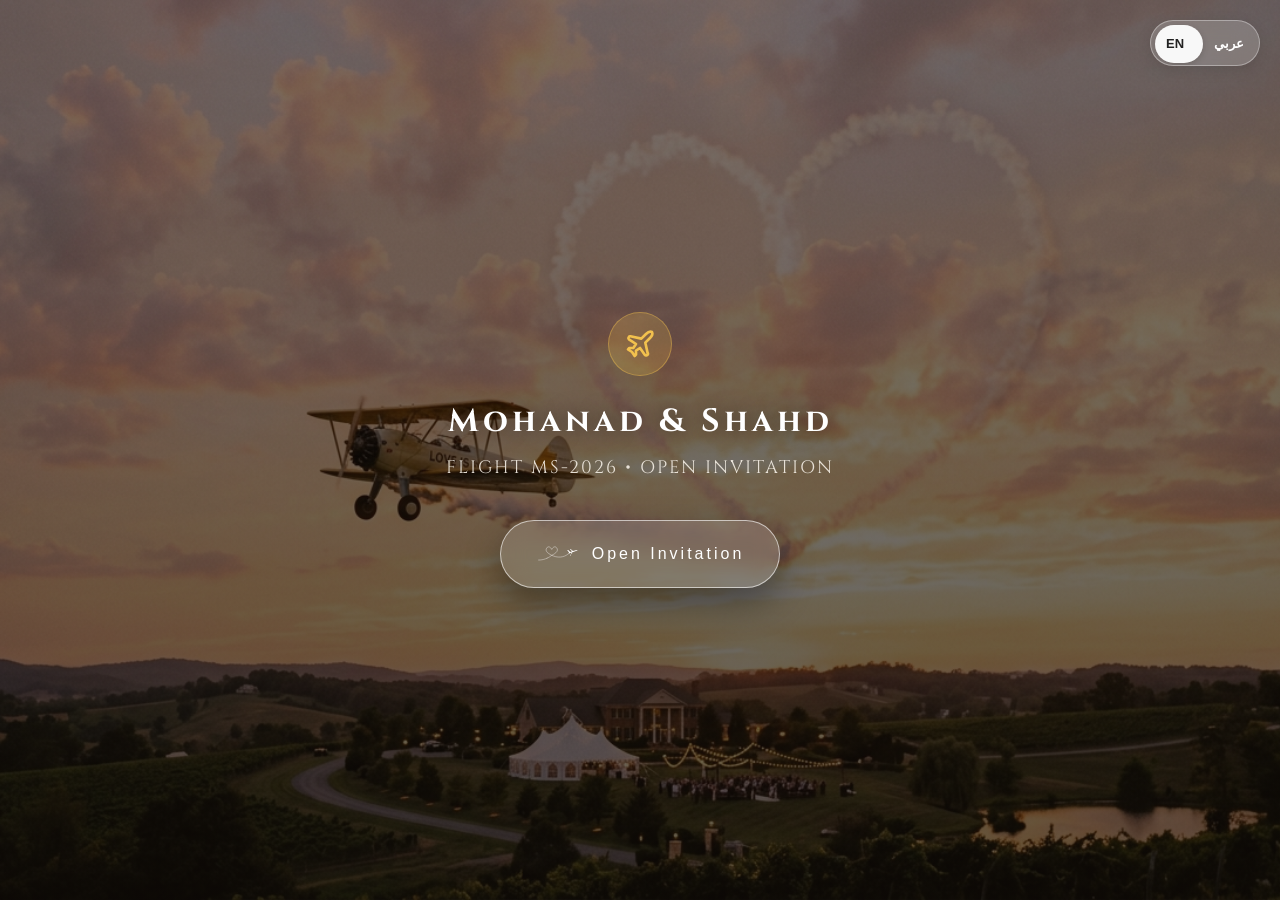
<file: index.html>
<!DOCTYPE html>
<html lang="en">
<head>
  <meta charset="UTF-8" />
  <meta name="viewport" content="width=device-width, initial-scale=1.0"/>
  <title>Mohanad & Shahd Wedding Invitation</title>

  <!-- Google Fonts -->
  <link rel="preconnect" href="https://fonts.googleapis.com">
  <link rel="preconnect" href="https://fonts.gstatic.com" crossorigin>
  <link href="https://fonts.googleapis.com/css2?family=Allura&family=Cinzel:wght@400;500;600;700;800&family=Great+Vibes&family=Gulzar&family=Plus+Jakarta+Sans:wght@400;600;700&display=swap" rel="stylesheet">

  <link rel="stylesheet" href="styles.css" />
</head>
<body class="bg-landing">

  <!-- Language Switcher -->
  <button class="lang-toggle" onclick="changeLanguage('index_ar.html')" aria-label="Switch to Arabic">
    <div class="toggle-slider"></div>
    <span class="lang EN active">EN</span>
    <span class="lang AR">عربي</span>
  </button>

  <div class="floating-icons">
    <span>❀</span>
    <span>❤</span>
    <span>✈</span>
    <span>❤</span>
    <span>❀</span>
  </div>

  <!-- Landing Main Content Container -->
  <div class="landing-container">
    <div class="landing-badge">
      <svg width="32" height="32" viewBox="0 0 24 24" fill="none" stroke="currentColor" stroke-width="2" stroke-linecap="round" stroke-linejoin="round">
        <path d="M17.8 19.2 16 11l3.5-3.5C21 6 21.5 4 21 3c-1-.5-3 0-4.5 1.5L13 8 4.8 6.2c-.5-.1-.9.1-1.1.5l-.3.5c-.2.5-.1 1 .3 1.3L9 12l-2 3H4l-1 1 3 2 2 3 1-1v-3l3-2 3.7 5.2c.3.4.8.5 1.3.3l.5-.3c.4-.2.6-.6.5-1.1z"/>
      </svg>
    </div>

    <h1 class="landing-title">Mohanad & Shahd</h1>
    <p class="landing-sub">FLIGHT MS-2026 • OPEN INVITATION</p>

    <!-- Open Invitation Button -->
    <button class="open-btn" id="openBtn" data-target="main.html">
 <svg xmlns="http://www.w3.org/2000/svg" viewBox="0 0 800 450" width="100%" height="100%">
  <g fill="none" stroke="#FFFFFF" stroke-width="7.5" stroke-linecap="round" stroke-linejoin="round">
    <!-- Dashed start of the flight path -->
    <path d="M 50,340 C 105,340 160,328 210,305" stroke-dasharray="20 16" />
    
    <!-- Continuous heart loop and flight path trailing to the airplane -->
    <path d="M 210,305 
             C 245,290 275,270 300,250 
             C 210,205 170,160 205,110 
             C 232,70 275,88 300,138 
             C 325,88 368,70 395,110 
             C 430,160 390,205 300,250 
             C 385,290 485,300 575,250 
             C 605,232 625,215 638,205" />
  </g>

  <!-- Airplane Silhouette (Scaled Larger & Color White) -->
  <g transform="translate(638, 205) rotate(-18) scale(1.35)" fill="#FFFFFF">
    <path d="M 120,-2 
             C 115,-8 95,-10 70,-10 
             L 55,-10 
             L 32,-48 
             L 22,-47 
             L 42,-10 
             L 15,-10 
             L -5,-45 
             L -20,-45 
             L -3,-8 
             L -12,-2 
             L -12,1 
             L -6,12 
             L -15,11 
             L -3,2 
             L 30,2 
             L 5,42 
             L -4,40 
             L 18,18 
             L 16,22 
             L 32,22 
             L 34,15 
             L 26,15 
             L 42,2 
             L 95,2 
             C 115,2 120,-2 120,-2 Z" />
  </g>
</svg>
      <span>Open Invitation</span>
    </button>
  </div>

  
  <svg id="planeBanner" style="display:none" viewBox="0 0 920 220" xmlns="http://www.w3.org/2000/svg">
    <!-- AIRPLANE (FACING LEFT: Nose ~x=30, Tail ~x=235) -->
    <g class="plane-group">
      <!-- Tail Fin (Back Right of Plane) -->
      <path d="M220,95 L255,30 L230,30 L185,95 Z" fill="#C9A15A" stroke="#7A5C45" stroke-width="2.5" />
      <path d="M210,50 C210,44 204,40 198,45 C192,40 186,44 186,50 C186,58 198,65 198,65 C198,65 210,58 210,50 Z" fill="#FFF" opacity="0.95" />

      <!-- Main Fuselage Body -->
      <path d="M30,95 C100,50 200,40 240,95 C240,128 200,145 120,148 C60,150 30,128 30,95 Z" fill="#F2C14E" stroke="#8B6B52" stroke-width="4" />

      <!-- Swept Wings -->
      <path d="M120,95 L180,155 L150,155 L95,95 Z" fill="#D4AF37" stroke="#8B6B52" stroke-width="2.5" />

      <!-- Jet Engine / Wheel Bay -->
      <rect x="100" y="132" width="45" height="20" rx="10" fill="#2E2218" stroke="#D4AF37" stroke-width="2" />
      <ellipse cx="112" cy="142" rx="5" ry="9" fill="#A2E3ED" />

      <!-- Passenger Windows -->
      <g fill="#FFF" opacity="0.95">
        <circle cx="70" stroke="#7A5C45" stroke-width="1" cy="85" r="4.5" />
        <circle cx="90" stroke="#7A5C45" stroke-width="1" cy="85" r="4.5" />
        <circle cx="110" stroke="#7A5C45" stroke-width="1" cy="85" r="4.5" />
        <circle cx="130" stroke="#7A5C45" stroke-width="1" cy="85" r="4.5" />
        <circle cx="150" stroke="#7A5C45" stroke-width="1" cy="85" r="4.5" />
        <circle cx="170" stroke="#7A5C45" stroke-width="1" cy="85" r="4.5" />
        <circle cx="190" stroke="#7A5C45" stroke-width="1" cy="85" r="4.5" />
      </g>

      <!-- Cockpit Window (Nose Left) -->
      <path d="M60,72 C42,72 32,82 32,95 L60,95 Z" fill="#A2E3ED" stroke="#3A2C1A" stroke-width="3" />

      <!-- Spinning Propeller Nose Blade -->
      <g class="propeller" transform="translate(25, 95)">
        <ellipse cx="0" cy="0" rx="3" ry="24" fill="#5E422C" opacity="0.85" />
        <circle cx="0" cy="0" r="5" fill="#D4AF37" />
      </g>
    </g>

    <!-- TOW LINES (Connecting Plane Tail to Banner) -->
    <line x1="240" y1="95" x2="310" y2="45" stroke="#F2C14E" stroke-width="3.5" stroke-dasharray="5 3"/>
    <line x1="240" y1="95" x2="310" y2="165" stroke="#F2C14E" stroke-width="3.5" stroke-dasharray="5 3"/>
    <line x1="240" y1="95" x2="310" y2="105" stroke="#FFF" stroke-width="2.5"/>

    <!-- ENLARGED BANNER (Trailing on the Right: x=310 to x=900) -->
    <g class="banner-group">
      <!-- Outer Banner Outline -->
      <path d="M310,35 L870,35 L910,68 L870,105 L910,142 L870,175 L310,175 Z" fill="#FFFDF9" stroke="#7A5C45" stroke-width="5"/>
      <!-- Inner Gold Trim Border -->
      <path d="M322,45 L858,45 L890,68 L858,105 L890,142 L858,165 L322,165 Z" fill="none" stroke="#D4AF37" stroke-width="2.5"/>
      
      <!-- Banner Content Text -->
      <text x="590" y="92" text-anchor="middle" font-family="'Cinzel', Georgia, serif" font-weight="800" font-size="28" fill="#5E422C" letter-spacing="2">LOVE IS IN THE AIR!</text>
      <text x="590" y="134" text-anchor="middle" font-family="'Cinzel', Georgia, serif" font-weight="700" font-size="18" fill="#A67C52" letter-spacing="3">FLIGHT MS-2026 • MOHANAD & SHAHD</text>
    </g>
  </svg>

  <!-- Hidden Cloud Puff Template -->
  <svg id="cloudTemplate" style="display:none" viewBox="0 0 120 60" xmlns="http://www.w3.org/2000/svg">
    <ellipse cx="30" cy="35" rx="26" ry="18" fill="#fff" opacity="0.9"/>
    <ellipse cx="60" cy="24" rx="30" ry="22" fill="#fff" opacity="0.9"/>
    <ellipse cx="90" cy="36" rx="24" ry="16" fill="#fff" opacity="0.9"/>
  </svg>

  <script src="script.js"></script>
</body>
</html>
</file>
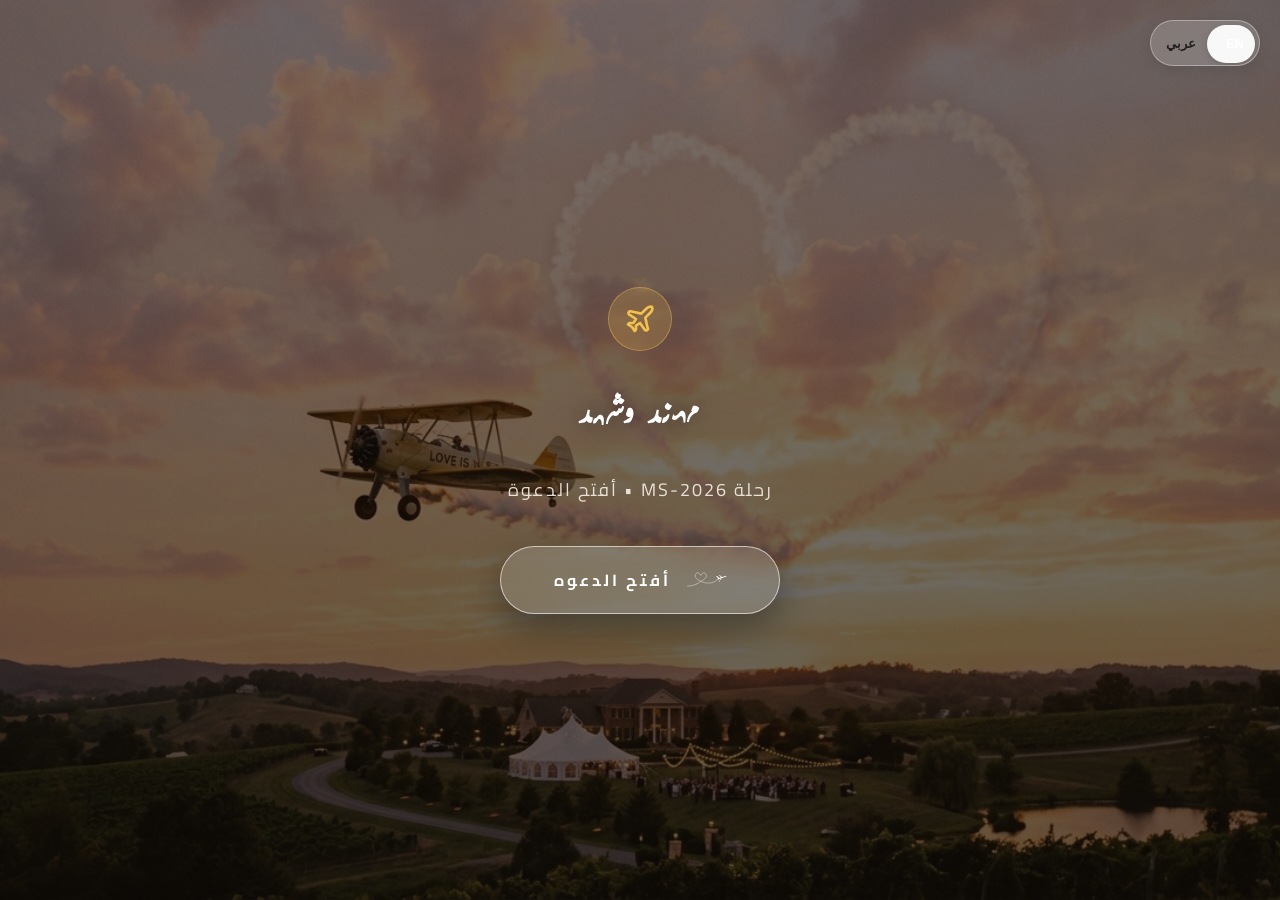
<file: index_ar.html>
<!DOCTYPE html>
<html lang="ar" dir="rtl">

<head>
  <meta charset="UTF-8" />
  <meta name="viewport" content="width=device-width, initial-scale=1.0" />
  <title>دعوة زفاف مهند وشهد</title>

  <!-- Google Fonts -->
  <link rel="preconnect" href="https://fonts.googleapis.com">
  <link rel="preconnect" href="https://fonts.gstatic.com" crossorigin>
  <link href="https://fonts.googleapis.com/css2?family=Cairo:wght@400;600;700&family=Gulzar&display=swap"
    rel="stylesheet">

  <link rel="stylesheet" href="styles.css" />
</head>

<body class="bg-landing rtl">

  <!-- Language Switcher -->
  <button class="lang-toggle" onclick="changeLanguage('index.html')" aria-label="Switch to English">
    <div class="toggle-slider ar-pos"></div>
    <span class="lang EN">EN</span>
    <span class="lang AR active">عربي</span>
  </button>

  <!-- Background Music Player Button -->
  <!-- <button class="music-toggle" id="musicBtn" data-off-text="تشغيل الموسيقى" data-on-text="الموسيقى تعمل">
    <div class="equalizer">
      <span></span><span></span><span></span>
    </div>
    <span class="music-status">تشغيل الموسيقى</span>
  </button> -->

  <!-- Floating Icons Background -->
  <div class="floating-icons">
    <span>❀</span>
    <span>❤</span>
    <span>✈</span>
    <span>❤</span>
    <span>❀</span>
  </div>

  <!-- Landing Main Content Container -->
  <div class="landing-container">
    <div class="landing-badge">
      <svg width="32" height="32" viewBox="0 0 24 24" fill="none" stroke="currentColor" stroke-width="2"
        stroke-linecap="round" stroke-linejoin="round">
        <path
          d="M17.8 19.2 16 11l3.5-3.5C21 6 21.5 4 21 3c-1-.5-3 0-4.5 1.5L13 8 4.8 6.2c-.5-.1-.9.1-1.1.5l-.3.5c-.2.5-.1 1 .3 1.3L9 12l-2 3H4l-1 1 3 2 2 3 1-1v-3l3-2 3.7 5.2c.3.4.8.5 1.3.3l.5-.3c.4-.2.6-.6.5-1.1z" />
      </svg>
    </div>

    <h1 class="landing-title" style="font-family:'Gulzar', serif;">مهند وشهد</h1>
    <p class="landing-sub" style="font-family:'Cairo', sans-serif;">رحلة MS-2026 • أفتح الدعوة</p>

    <!-- Open Invitation Button -->
    <button class="open-btn" id="openBtn" data-target="main_ar.html"
      style="font-family:'Cairo', sans-serif; font-weight:700;">
      <svg xmlns="http://www.w3.org/2000/svg" viewBox="0 0 800 450" width="100%" height="100%">
        <g fill="none" stroke="#FFFFFF" stroke-width="7.5" stroke-linecap="round" stroke-linejoin="round">
          <!-- Dashed start of the flight path -->
          <path d="M 50,340 C 105,340 160,328 210,305" stroke-dasharray="20 16" />

          <!-- Continuous heart loop and flight path trailing to the airplane -->
          <path d="M 210,305 
             C 245,290 275,270 300,250 
             C 210,205 170,160 205,110 
             C 232,70 275,88 300,138 
             C 325,88 368,70 395,110 
             C 430,160 390,205 300,250 
             C 385,290 485,300 575,250 
             C 605,232 625,215 638,205" />
        </g>

        <!-- Airplane Silhouette (Scaled Larger & Color White) -->
        <g transform="translate(638, 205) rotate(-18) scale(1.35)" fill="#FFFFFF">
          <path d="M 120,-2 
             C 115,-8 95,-10 70,-10 
             L 55,-10 
             L 32,-48 
             L 22,-47 
             L 42,-10 
             L 15,-10 
             L -5,-45 
             L -20,-45 
             L -3,-8 
             L -12,-2 
             L -12,1 
             L -6,12 
             L -15,11 
             L -3,2 
             L 30,2 
             L 5,42 
             L -4,40 
             L 18,18 
             L 16,22 
             L 32,22 
             L 34,15 
             L 26,15 
             L 42,2 
             L 95,2 
             C 115,2 120,-2 120,-2 Z" />
        </g>
      </svg>
      <span>أفتح الدعوه</span>
    </button>
  </div>

  <!-- Hidden Airplane + Towed Banner Template -->
  <svg id="planeBanner" style="display:none" viewBox="0 0 920 220" xmlns="http://www.w3.org/2000/svg">
    <!-- AIRPLANE (FACING LEFT: Nose ~x=30, Tail ~x=235) -->
    <g class="plane-group">
      <!-- Tail Fin (Back Right of Plane) -->
      <path d="M220,95 L255,30 L230,30 L185,95 Z" fill="#C9A15A" stroke="#7A5C45" stroke-width="2.5" />
      <path d="M210,50 C210,44 204,40 198,45 C192,40 186,44 186,50 C186,58 198,65 198,65 C198,65 210,58 210,50 Z"
        fill="#FFF" opacity="0.95" />

      <!-- Main Fuselage Body -->
      <path d="M30,95 C100,50 200,40 240,95 C240,128 200,145 120,148 C60,150 30,128 30,95 Z" fill="#F2C14E"
        stroke="#8B6B52" stroke-width="4" />

      <!-- Swept Wings -->
      <path d="M120,95 L180,155 L150,155 L95,95 Z" fill="#D4AF37" stroke="#8B6B52" stroke-width="2.5" />

      <!-- Jet Engine / Wheel Bay -->
      <rect x="100" y="132" width="45" height="20" rx="10" fill="#2E2218" stroke="#D4AF37" stroke-width="2" />
      <ellipse cx="112" cy="142" rx="5" ry="9" fill="#A2E3ED" />

      <!-- Passenger Windows -->
      <g fill="#FFF" opacity="0.95">
        <circle cx="70" stroke="#7A5C45" stroke-width="1" cy="85" r="4.5" />
        <circle cx="90" stroke="#7A5C45" stroke-width="1" cy="85" r="4.5" />
        <circle cx="110" stroke="#7A5C45" stroke-width="1" cy="85" r="4.5" />
        <circle cx="130" stroke="#7A5C45" stroke-width="1" cy="85" r="4.5" />
        <circle cx="150" stroke="#7A5C45" stroke-width="1" cy="85" r="4.5" />
        <circle cx="170" stroke="#7A5C45" stroke-width="1" cy="85" r="4.5" />
        <circle cx="190" stroke="#7A5C45" stroke-width="1" cy="85" r="4.5" />
      </g>

      <!-- Cockpit Window (Nose Left) -->
      <path d="M60,72 C42,72 32,82 32,95 L60,95 Z" fill="#A2E3ED" stroke="#3A2C1A" stroke-width="3" />

      <!-- Spinning Propeller Nose Blade -->
      <g class="propeller" transform="translate(25, 95)">
        <ellipse cx="0" cy="0" rx="3" ry="24" fill="#5E422C" opacity="0.85" />
        <circle cx="0" cy="0" r="5" fill="#D4AF37" />
      </g>
    </g>

    <!-- TOW LINES (Connecting Plane Tail to Banner) -->
    <line x1="240" y1="95" x2="310" y2="45" stroke="#F2C14E" stroke-width="3.5" stroke-dasharray="5 3" />
    <line x1="240" y1="95" x2="310" y2="165" stroke="#F2C14E" stroke-width="3.5" stroke-dasharray="5 3" />
    <line x1="240" y1="95" x2="310" y2="105" stroke="#FFF" stroke-width="2.5" />

    <!-- ENLARGED BANNER (Trailing on the Right: x=310 to x=900) -->
    <g class="banner-group">
      <!-- Outer Banner Outline -->
      <path d="M310,35 L870,35 L910,68 L870,105 L910,142 L870,175 L310,175 Z" fill="#FFFDF9" stroke="#7A5C45"
        stroke-width="5" />
      <!-- Inner Gold Trim Border -->
      <path d="M322,45 L858,45 L890,68 L858,105 L890,142 L858,165 L322,165 Z" fill="none" stroke="#D4AF37"
        stroke-width="2.5" />

      <!-- Banner Content Text -->
      <text x="590" y="92" text-anchor="middle" font-family="'Cinzel', Georgia, serif" font-weight="800" font-size="28"
        fill="#5E422C" letter-spacing="2">حب وإقلاع لرحلة العمر!</text>
      <text x="590" y="134" text-anchor="middle" font-family="'Cinzel', Georgia, serif" font-weight="700" font-size="18"
        fill="#A67C52" letter-spacing="3">رحلة MS-2026 • مهند وشهد</text>
    </g>
  </svg>

  <!-- Hidden Cloud Puff Template -->
  <svg id="cloudTemplate" style="display:none" viewBox="0 0 120 60" xmlns="http://www.w3.org/2000/svg">
    <ellipse cx="30" cy="35" rx="26" ry="18" fill="#fff" opacity="0.9" />
    <ellipse cx="60" cy="24" rx="30" ry="22" fill="#fff" opacity="0.9" />
    <ellipse cx="90" cy="36" rx="24" ry="16" fill="#fff" opacity="0.9" />
  </svg>

  <script src="script.js"></script>
</body>

</html>
</file>
<file: styles.css>
/* ==========================================================================
   Mohanad & Shahd Wedding Invitation - Custom CSS
   ========================================================================== */

@import url('https://fonts.googleapis.com/css2?family=Allura&family=Cairo:wght@400;600;700&family=Cinzel:wght@400;500;600;700&family=Great+Vibes&family=Gulzar&family=Plus+Jakarta+Sans:wght@300;400;500;600;700&display=swap');

* {
  margin: 0;
  padding: 0;
  box-sizing: border-box;
  scroll-behavior: smooth;
}

body {
  background-color: #F8F4EE;
  color: #7A5C45;
  font-family: 'Cinzel', serif;
  overflow-x: hidden;
  position: relative;
  min-height: 100vh;
}

/* RTL Override when in Arabic */
body.rtl, [dir="rtl"] body {
  font-family: 'Cairo', sans-serif;
  direction: rtl;
  text-align: right;
}

/* ================= BACKGROUNDS & FLOATING ICONS ================= */

.bg-landing {
  height: 100vh;
  overflow: hidden;
  display: flex;
  justify-content: center;
  align-items: center;
  background:
    linear-gradient(rgba(18, 12, 8, 0.55), rgba(18, 12, 8, 0.65)),
    url("public/assets/background.jpg");
  background-size: cover;
  background-position: center;
  position: relative;
}

.floating-icons {
  position: absolute;
  top: 0;
  left: 0;
  width: 100%;
  height: 100%;
  overflow: hidden;
  pointer-events: none;
  z-index: 1;
}

.floating-icons span {
  position: absolute;
  bottom: -60px;
  color: rgba(255, 255, 255, 0.25);
  font-size: 26px;
  animation: float 15s linear infinite;
}

.floating-icons span:nth-child(1) { left: 10%; animation-duration: 12s; }
.floating-icons span:nth-child(2) { left: 28%; animation-duration: 18s; animation-delay: 2s; }
.floating-icons span:nth-child(3) { left: 48%; animation-duration: 14s; animation-delay: 4s; }
.floating-icons span:nth-child(4) { left: 70%; animation-duration: 20s; animation-delay: 1s; }
.floating-icons span:nth-child(5) { left: 88%; animation-duration: 16s; animation-delay: 3s; }

/* ================= LANGUAGE SWITCHER ================= */

.lang-toggle {
  position: fixed;
  top: 20px;
  right: 20px;
  z-index: 9999;
  width: 110px;
  height: 46px;
  border: 1px solid rgba(255, 255, 255, 0.35);
  border-radius: 50px;
  background: rgba(255, 255, 255, 0.18);
  backdrop-filter: blur(12px);
  -webkit-backdrop-filter: blur(12px);
  display: flex;
  align-items: center;
  justify-content: space-between;
  padding: 0 15px;
  cursor: pointer;
  overflow: hidden;
  transition: all 0.35s ease;
  box-shadow: 0 4px 15px rgba(0, 0, 0, 0.1);
}

.lang-toggle:hover {
  box-shadow: 0 8px 25px rgba(0, 0, 0, 0.2);
  background: rgba(255, 255, 255, 0.28);
}

.toggle-slider {
  position: absolute;
  left: 4px;
  top: 4px;
  width: 48px;
  height: 38px;
  border-radius: 40px;
  background: rgba(255, 255, 255, 0.95);
  transition: transform 0.35s cubic-bezier(0.4, 0, 0.2, 1);
  box-shadow: 0 2px 6px rgba(0, 0, 0, 0.15);
}

.toggle-slider.ar-pos {
  transform: translateX(52px);
}

.lang {
  position: relative;
  z-index: 2;
  font-size: 13px;
  font-weight: 700;
  color: white;
  user-select: none;
}

.lang.active {
  color: #222;
}

/* ================= MUSIC TOGGLE ================= */

.music-toggle {
  position: fixed;
  bottom: 20px;
  right: 20px;
  z-index: 9999;
  display: flex;
  align-items: center;
  gap: 10px;
  padding: 10px 18px;
  border-radius: 50px;
  background: rgba(122, 92, 69, 0.92);
  color: #FFF;
  border: 1px solid rgba(255, 240, 220, 0.3);
  backdrop-filter: blur(10px);
  cursor: pointer;
  box-shadow: 0 10px 30px rgba(0, 0, 0, 0.25);
  transition: all 0.3s ease;
  font-size: 13px;
  font-weight: 600;
}

.music-toggle:hover {
  transform: scale(1.05);
  background: #5E422C;
}

.equalizer {
  display: flex;
  align-items: flex-end;
  gap: 3px;
  height: 16px;
}

.equalizer span {
  width: 3px;
  background: #F2C14E;
  border-radius: 2px;
  animation: wave 1.2s ease-in-out infinite;
}

.equalizer span:nth-child(2) { animation-delay: 0.2s; }
.equalizer span:nth-child(3) { animation-delay: 0.4s; }

/* ================= CONTAINER & TITLE ================= */

.landing-container {
  text-align: center;
  z-index: 2;
  animation: fadeIn 1.5s ease;
  max-width: 600px;
  padding: 0 20px;
}

.landing-badge {
  display: inline-flex;
  align-items: center;
  justify-content: center;
  width: 64px;
  height: 64px;
  border-radius: 50%;
  background: rgba(242, 193, 78, 0.2);
  border: 1px solid rgba(242, 193, 78, 0.4);
  color: #F2C14E;
  margin-bottom: 24px;
}

.landing-title {
  color: #fff;
  font-size: 32px;
  letter-spacing: 4px;
  margin-bottom: 12px;
  text-shadow: 0 0 20px rgba(0, 0, 0, 0.5);
}

.landing-sub {
  color: #F5EFE6;
  font-size: 18px;
  letter-spacing: 2px;
  margin-bottom: 40px;
  opacity: 0.9;
}

/* ================= OPEN BUTTON & PLANE TAKEOFF ================= */

.open-btn {
  position: relative;
  display: inline-flex;
  align-items: center;
  justify-content: center;
  gap: 14px;
  width: 280px;
  height: 68px;
  border-radius: 50px;
  border: 1px solid rgba(255, 255, 255, 0.6);
  background: rgba(255, 255, 255, 0.15);
  backdrop-filter: blur(12px);
  -webkit-backdrop-filter: blur(12px);
  color: #fff;
  font-size: 16px;
  letter-spacing: 3px;
  cursor: pointer;
  overflow: hidden;
  transition: all 0.4s ease;
  box-shadow: 0 15px 35px rgba(0, 0, 0, 0.35);
}

.open-btn:hover {
  background: rgba(255, 255, 255, 0.28);
  transform: scale(1.04);
  border-color: #FFF;
}

.open-btn svg {
  width: 42px;
  height: 32px;
  transition: transform 0.3s ease;
  flex-shrink: 0;
  fill: currentColor;
}

.open-btn:hover svg {
  transform: translateX(4px);
}

.open-btn.launched {
  opacity: 0;
  transform: scale(0.85);
  pointer-events: none;
  transition: opacity 0.4s ease, transform 0.4s ease;
}

.plane-fly {
  position: fixed;
  z-index: 100;
  width: 440px;
  height: 150px;
  pointer-events: none;
  filter: drop-shadow(0 15px 25px rgba(0, 0, 0, 0.4));
}

/* .plane-fly.flying {
animation: planeTakeoff 12s cubic-bezier(0.42, 0, 0.58, 1) forwards;
} */

.cloud-puff {
  position: fixed;
  z-index: 98;
  pointer-events: none;
  opacity: 0;
}

.cloud-puff.drift {
  animation: cloudDrift 2.2s ease-out forwards;
}

/* ================= INVITATION MAIN LAYOUT ================= */

.header-nav {
  position: fixed;
  top: 20px;
  left: 20px;
  z-index: 999;
}

.btn-back {
  display: inline-flex;
  align-items: center;
  gap: 8px;
  padding: 10px 20px;
  border-radius: 50px;
  background: rgba(255, 255, 255, 0.85);
  border: 1px solid rgba(139, 107, 82, 0.2);
  color: #7A5C45;
  text-decoration: none;
  font-size: 13px;
  font-weight: 600;
  backdrop-filter: blur(8px);
  box-shadow: 0 4px 15px rgba(0,0,0,0.08);
  transition: all 0.3s ease;
}

.btn-back:hover {
  background: #FFF;
  box-shadow: 0 6px 20px rgba(0,0,0,0.12);
  transform: translateY(-1px);
}

section.inv-section {
  width: 100%;
  max-width: 1100px;
  margin: 0 auto;
  padding: 60px 20px;
  position: relative;
  z-index: 2;
}

/* Boarding Pass Hero */
.boarding-pass-card {
  background: #FFFDF9;
  border-radius: 28px;
  border: 1px solid rgba(212, 175, 55, 0.4);
  box-shadow: 0 20px 50px rgba(0, 0, 0, 0.08);
  overflow: hidden;
  position: relative;
}

.pass-header {
  background: linear-gradient(135deg, #7A5C45, #A67C52, #7A5C45);
  color: #FFF;
  padding: 18px 28px;
  display: flex;
  flex-wrap: wrap;
  align-items: center;
  justify-content: space-between;
  gap: 12px;
}

.pass-body {
  padding: 36px;
  display: grid;
  grid-template-columns: 2fr 1fr;
  gap: 32px;
  align-items: center;
}

@media (max-width: 900px) {
  .pass-body {
    grid-template-columns: 1fr;
  }
}

/* Cockpit Couple Section */
.card-box {
  background: #FFFDF9;
  border-radius: 28px;
  border: 1px solid rgba(139, 107, 82, 0.12);
  padding: 40px;
  box-shadow: 0 15px 40px rgba(0, 0, 0, 0.05);
}

.cockpit-grid {
  display: grid;
  grid-template-columns: 1.2fr 1fr;
  gap: 40px;
  align-items: center;
}

@media (max-width: 850px) {
  .cockpit-grid {
    grid-template-columns: 1fr;
  }
}

.cockpit-img-frame {
  position: relative;
  border-radius: 24px;
  overflow: hidden;
  border: 4px solid rgba(212, 175, 55, 0.5);
  box-shadow: 0 15px 35px rgba(0, 0, 0, 0.15);
}

.cockpit-img-frame img {
  width: 100%;
  height: 440px;
  object-fit: cover;
  display: block;
  transition: transform 0.6s ease;
}

.cockpit-img-frame:hover img {
  transform: scale(1.04);
}

/* Countdown Section */
.countdown-bg {
  background: #F5EFE6;
  border-top: 1px solid rgba(139, 107, 82, 0.1);
  border-bottom: 1px solid rgba(139, 107, 82, 0.1);
  text-align: center;
}

.countdown-grid {
  display: grid;
  grid-template-columns: repeat(4, 1fr);
  gap: 20px;
  max-width: 800px;
  margin: 30px auto 0;
}

@media (max-width: 600px) {
  .countdown-grid {
    grid-template-columns: repeat(2, 1fr);
  }
}

.count-box {
  background: #FFFFFF;
  padding: 28px 16px;
  border-radius: 20px;
  border: 1px solid rgba(139, 107, 82, 0.12);
  box-shadow: 0 8px 25px rgba(0, 0, 0, 0.04);
  transition: transform 0.3s ease;
}

.count-box:hover {
  transform: translateY(-5px);
}

.count-num {
  font-size: 48px;
  font-weight: 700;
  color: #A67C52;
  display: block;
  line-height: 1;
  margin-bottom: 8px;
}

.count-label {
  font-size: 13px;
  letter-spacing: 2px;
  color: #8B6B52;
  text-transform: uppercase;
}

/* Venue Section */
.venue-image-frame {
  max-width: 850px;
  margin: 30px auto;
  border-radius: 24px;
  overflow: hidden;
  border: 2px solid #D4AF37;
  box-shadow: 0 15px 40px rgba(0,0,0,0.1);
}

.venue-image-frame img {
  width: 100%;
  height: 420px;
  object-fit: cover;
  display: block;
}

.btn-primary {
  display: inline-flex;
  align-items: center;
  justify-content: center;
  gap: 10px;
  padding: 16px 36px;
  border-radius: 50px;
  background: #7A5C45;
  color: #FFF;
  text-decoration: none;
  font-size: 16px;
  font-weight: 600;
  box-shadow: 0 10px 25px rgba(122, 92, 69, 0.3);
  transition: all 0.3s ease;
  border: none;
  cursor: pointer;
}

.btn-primary:hover {
  background: #5E422C;
  transform: scale(1.04);
  box-shadow: 0 15px 30px rgba(122, 92, 69, 0.4);
}

/* Formal Invitation Box */
.invitation-box {
  background: #F2E8DC;
  border-radius: 28px;
  border: 2px solid rgba(139, 107, 82, 0.18);
  padding: 50px 30px;
  text-align: center;
  box-shadow: 0 15px 35px rgba(0, 0, 0, 0.06);
}

.signature-text {
  font-family: 'Allura', cursive;
  font-size: 56px;
  color: #7A5C45;
  margin-top: 20px;
}

/* Form Styles */
.form-input, .form-select, .form-textarea {
  width: 100%;
  padding: 14px 18px;
  border-radius: 14px;
  background: #F8F4EE;
  border: 1px solid rgba(139, 107, 82, 0.2);
  color: #7A5C45;
  font-family: inherit;
  font-size: 15px;
  outline: none;
  transition: border-color 0.3s ease;
}

.form-input:focus, .form-select:focus, .form-textarea:focus {
  border-color: #A67C52;
  box-shadow: 0 0 0 3px rgba(166, 124, 82, 0.15);
}

/* ================= KEYFRAME ANIMATIONS ================= */

@keyframes float {
  0% { transform: translateY(0) rotate(0deg); opacity: 0; }
  10% { opacity: 1; }
  100% { transform: translateY(-120vh) rotate(360deg); opacity: 0; }
}

@keyframes fadeIn {
  from { opacity: 0; transform: translateY(20px); }
  to { opacity: 1; transform: translateY(0); }
}

/* @keyframes planeTakeoff {
  0% { transform: translate(0, 0) rotate(0deg) scale(0.5); opacity: 1; }
  15% { transform: translate(15vw, -5vh) rotate(-5deg) scale(0.7); opacity: 1; }
  40% { transform: translate(45vw, -15vh) rotate(2deg) scale(1); opacity: 1; }
  70% { transform: translate(75vw, -10vh) rotate(-3deg) scale(0.8); opacity: 1; }
  100% { transform: translate(120vw, -25vh) rotate(10deg) scale(0.4); opacity: 0; }
} */

@keyframes cloudDrift {
  0% { opacity: 0; transform: translate(0, 0) scale(0.6); }
  20% { opacity: 0.9; }
  100% { opacity: 0; transform: translate(-90px, -20px) scale(1.4); }
}

@keyframes wave {
  0%, 100% { height: 4px; }
  50% { height: 16px; }
}

/* Scroll Observer animations */
.hidden {
  opacity: 0;
  transform: translateY(40px);
  transition: all 1s ease-out;
}

.show {
  opacity: 1;
  transform: translateY(0);
}
/* Propeller Spinning Animation */
/* @keyframes propellerSpin {
  0% { transform: rotateX(0deg); }
  100% { transform: rotateX(360deg); }
} */

/* .propeller {
  transform-origin: 10px 80px;
  animation: propellerSpin 0.15s linear infinite;
} */

/* Banner Fluttering Effect */
/* @keyframes bannerFlutter {
  0%, 100% { transform: skewY(0deg) translateY(0px); }
  25% { transform: skewY(1deg) translateY(-2px); }
  75% { transform: skewY(-1deg) translateY(2px); }
} */

/* .banner-group {
  animation: bannerFlutter 0.6s ease-in-out infinite;
  transform-origin: 400px 90px; 
} */

/* Add a slight 'wiggle' to the path itself for a fabric look */
@keyframes fabricWave {
  0%, 100% { d: path("M390 40 L50 40 Q30 40 30 60 L30 120 Q30 140 50 140 L390 140 L370 90 Z"); }
  50% { d: path("M390 42 L50 38 Q35 38 35 60 L35 120 Q35 138 50 138 L390 142 L375 92 Z"); }
}

.flutter-path {
  animation: fabricWave 0.8s ease-in-out infinite;
}


/* Propeller Spin on the left-side nose */
@keyframes propellerSpin {
  0% { transform: rotateX(0deg); }
  100% { transform: rotateX(360deg); }
}
.propeller {
  transform-origin: 0px 80px;
  animation: propellerSpin 0.1s linear infinite;
}

/* Banner Fluttering Effect */
@keyframes bannerFlutter {
  0%, 100% { transform: skewY(0deg) translateX(0px); }
  50% { transform: skewY(-1deg) translateX(10px); }
}
.banner-group {
  animation: bannerFlutter 0.7s ease-in-out infinite;
  transform-origin: 280px 90px;
}

/* LEFT-SIDE FLIGHT ANIMATION */
@keyframes planeTakeoffLeft {
  0% { 
    transform: translate(0, 0) rotate(0deg) scale(0.6); 
    opacity: 1; 
  }
  20% { 
    transform: translate(-30vw, -5vh) rotate(5deg) scale(0.85); 
    opacity: 1; 
  }
  60% { 
    transform: translate(-70vw, -15vh) rotate(-2deg) scale(1.1); 
    opacity: 1; 
  }
  100% { 
    transform: translate(-140vw, -30vh) rotate(10deg) scale(0.4); 
    opacity: 0; 
  }
}

.plane-fly.flying {
  animation: planeTakeoffLeft 8s cubic-bezier(0.4, 0, 0.6, 1) forwards;
}
/* ==========================================================================
   Mohanad & Shahd Wedding Invitation - Custom CSS
   ========================================================================== */

@import url('https://fonts.googleapis.com/css2?family=Allura&family=Cairo:wght@400;600;700&family=Cinzel:wght@400;500;600;700;800&family=Great+Vibes&family=Gulzar&family=Plus+Jakarta+Sans:wght@300;400;500;600;700&display=swap');

* {
  margin: 0;
  padding: 0;
  box-sizing: border-box;
  scroll-behavior: smooth;
}

body {
  background-color: #F8F4EE;
  color: #7A5C45;
  font-family: 'Cinzel', serif;
  overflow-x: hidden;
  position: relative;
  min-height: 100vh;
}

/* RTL Override when in Arabic */
body.rtl, [dir="rtl"] body {
  font-family: 'Cairo', sans-serif;
  direction: rtl;
  text-align: right;
}

/* ================= BACKGROUNDS & FLOATING ICONS ================= */

.bg-landing {
  height: 100vh;
  overflow: hidden;
  display: flex;
  justify-content: center;
  align-items: center;
  background:
    linear-gradient(rgba(18, 12, 8, 0.55), rgba(18, 12, 8, 0.65)),
    url("public/assets/background.jpg");
  background-size: cover;
  background-position: center;
  position: relative;
}

.floating-icons {
  position: absolute;
  top: 0;
  left: 0;
  width: 100%;
  height: 100%;
  overflow: hidden;
  pointer-events: none;
  z-index: 1;
}

.floating-icons span {
  position: absolute;
  bottom: -60px;
  color: rgba(255, 255, 255, 0.25);
  font-size: 26px;
  animation: float 15s linear infinite;
}

.floating-icons span:nth-child(1) { left: 10%; animation-duration: 12s; }
.floating-icons span:nth-child(2) { left: 28%; animation-duration: 18s; animation-delay: 2s; }
.floating-icons span:nth-child(3) { left: 48%; animation-duration: 14s; animation-delay: 4s; }
.floating-icons span:nth-child(4) { left: 70%; animation-duration: 20s; animation-delay: 1s; }
.floating-icons span:nth-child(5) { left: 88%; animation-duration: 16s; animation-delay: 3s; }

/* ================= LANGUAGE SWITCHER ================= */

.lang-toggle {
  position: fixed;
  top: 20px;
  right: 20px;
  z-index: 9999;
  width: 110px;
  height: 46px;
  border: 1px solid rgba(255, 255, 255, 0.35);
  border-radius: 50px;
  background: rgba(255, 255, 255, 0.18);
  backdrop-filter: blur(12px);
  -webkit-backdrop-filter: blur(12px);
  display: flex;
  align-items: center;
  justify-content: space-between;
  padding: 0 15px;
  cursor: pointer;
  overflow: hidden;
  transition: all 0.35s ease;
  box-shadow: 0 4px 15px rgba(0, 0, 0, 0.1);
}

.lang-toggle:hover {
  box-shadow: 0 8px 25px rgba(0, 0, 0, 0.2);
  background: rgba(255, 255, 255, 0.28);
}

.toggle-slider {
  position: absolute;
  left: 4px;
  top: 4px;
  width: 48px;
  height: 38px;
  border-radius: 40px;
  background: rgba(255, 255, 255, 0.95);
  transition: transform 0.35s cubic-bezier(0.4, 0, 0.2, 1);
  box-shadow: 0 2px 6px rgba(0, 0, 0, 0.15);
}

.toggle-slider.ar-pos {
  transform: translateX(52px);
}

.lang {
  position: relative;
  z-index: 2;
  font-size: 13px;
  font-weight: 700;
  color: white;
  user-select: none;
}

.lang.active {
  color: #222;
}

/* ================= CONTAINER & TITLE ================= */

.landing-container {
  text-align: center;
  z-index: 2;
  animation: fadeIn 1.5s ease;
  max-width: 600px;
  padding: 0 20px;
}

.landing-badge {
  display: inline-flex;
  align-items: center;
  justify-content: center;
  width: 64px;
  height: 64px;
  border-radius: 50%;
  background: rgba(242, 193, 78, 0.2);
  border: 1px solid rgba(242, 193, 78, 0.4);
  color: #F2C14E;
  margin-bottom: 24px;
}

.landing-title {
  color: #fff;
  font-size: 32px;
  letter-spacing: 4px;
  margin-bottom: 12px;
  text-shadow: 0 0 20px rgba(0, 0, 0, 0.5);
}

.landing-sub {
  color: #F5EFE6;
  font-size: 18px;
  letter-spacing: 2px;
  margin-bottom: 40px;
  opacity: 0.9;
}

/* ================= OPEN BUTTON & PLANE TAKEOFF ================= */

.open-btn {
  position: relative;
  display: inline-flex;
  align-items: center;
  justify-content: center;
  gap: 14px;
  width: 280px;
  height: 68px;
  border-radius: 50px;
  border: 1px solid rgba(255, 255, 255, 0.6);
  background: rgba(255, 255, 255, 0.15);
  backdrop-filter: blur(12px);
  -webkit-backdrop-filter: blur(12px);
  color: #fff;
  font-size: 16px;
  letter-spacing: 3px;
  cursor: pointer;
  overflow: hidden;
  transition: all 0.4s ease;
  box-shadow: 0 15px 35px rgba(0, 0, 0, 0.35);
}

.open-btn:hover {
  background: rgba(255, 255, 255, 0.28);
  transform: scale(1.04);
  border-color: #FFF;
}

.open-btn svg {
  width: 42px;
  height: 32px;
  transition: transform 0.3s ease;
  flex-shrink: 0;
  fill: currentColor;
}

.open-btn:hover svg {
  transform: translateX(-4px);
}

.open-btn.launched {
  opacity: 0;
  transform: scale(0.85);
  pointer-events: none;
  transition: opacity 0.4s ease, transform 0.4s ease;
}

/* Enlarged Flying Airplane Container */
.plane-fly {
  position: fixed;
  z-index: 100;
  top: 40%;
  right: -200px;
  width: 680px;
  height: 165px;
  pointer-events: none;
  filter: drop-shadow(0 15px 25px rgba(0, 0, 0, 0.4));
}

.plane-fly.flying {
  animation: planeTakeoffRightToLeft 9s cubic-bezier(0.25, 0.1, 0.25, 1) forwards;
}

.cloud-puff {
  position: fixed;
  z-index: 98;
  pointer-events: none;
  opacity: 0;
}

.cloud-puff.drift {
  animation: cloudDrift 2.2s ease-out forwards;
}

/* Propeller Spinning Animation */
@keyframes propellerSpin {
  0% { transform: translate(25px, 95px) rotateY(0deg); }
  100% { transform: translate(25px, 95px) rotateY(360deg); }
}

.propeller {
  animation: propellerSpin 0.12s linear infinite;
  transform-origin: center;
}

/* Banner Fluttering Effect */
@keyframes bannerFlutter {
  0%, 100% { transform: translateY(0px) rotate(0deg); }
  25% { transform: translateY(-3px) rotate(-0.5deg); }
  75% { transform: translateY(3px) rotate(0.5deg); }
}

.banner-group {
  animation: bannerFlutter 0.8s ease-in-out infinite;
  transform-origin: 310px 105px;
}

/* RIGHT TO LEFT TAKEOFF FLIGHT ANIMATION */
@keyframes planeTakeoffRightToLeft {
  0% { 
    transform: translate(100vw, 0) rotate(0deg) scale(0.7); 
    opacity: 1; 
  }
  20% { 
    transform: translate(50vw, -4vh) rotate(-3deg) scale(0.9); 
    opacity: 1; 
  }
  50% { 
    transform: translate(0vw, -10vh) rotate(2deg) scale(1.15); 
    opacity: 1; 
  }
  80% { 
    transform: translate(-60vw, -18vh) rotate(-2deg) scale(0.95); 
    opacity: 1; 
  }
  100% { 
    transform: translate(-150vw, -28vh) rotate(6deg) scale(0.5); 
    opacity: 0; 
  }
}

/* ================= KEYFRAME ANIMATIONS ================= */

@keyframes float {
  0% { transform: translateY(0) rotate(0deg); opacity: 0; }
  10% { opacity: 1; }
  100% { transform: translateY(-120vh) rotate(360deg); opacity: 0; }
}

@keyframes fadeIn {
  from { opacity: 0; transform: translateY(20px); }
  to { opacity: 1; transform: translateY(0); }
}

@keyframes cloudDrift {
  0% { opacity: 0; transform: translate(0, 0) scale(0.6); }
  20% { opacity: 0.9; }
  100% { opacity: 0; transform: translate(90px, -20px) scale(1.4); }
}

/* Scroll Observer animations */
.hidden {
  opacity: 0;
  transform: translateY(40px);
  transition: all 1s ease-out;
}

.show {
  opacity: 1;
  transform: translateY(0);
}
/* ==========================================================================
   Wedding Day Schedule / Flight Itinerary Section
   ========================================================================== */

.wedding-plan-box {
  padding: 50px 30px;
}

/* Header Styles */
.plan-header {
  text-align: center;
  margin-bottom: 45px;
}

.plan-sub-title {
  font-size: 13px;
  font-weight: 700;
  letter-spacing: 3px;
  color: #A67C52;
  display: block;
  margin-bottom: 6px;
}

.plan-title {
  font-size: 32px;
  color: #5E422C;
  font-weight: 700;
  letter-spacing: 2px;
}

.plan-divider {
  display: flex;
  align-items: center;
  justify-content: center;
  gap: 15px;
  margin-top: 14px;
}

.plan-divider span {
  width: 60px;
  height: 1px;
  background: linear-gradient(90deg, transparent, rgba(212, 175, 55, 0.6), transparent);
}

/* Timeline Layout */
.timeline-container {
  position: relative;
  max-width: 800px;
  margin: 0 auto;
  padding-left: 20px;
}

/* Vertical Gold Timeline Line */
.timeline-container::before {
  content: '';
  position: absolute;
  left: 110px;
  top: 15px;
  bottom: 15px;
  width: 2px;
  background: linear-gradient(180deg, #D4AF37 0%, rgba(212, 175, 55, 0.3) 100%);
}

.timeline-item {
  position: relative;
  display: flex;
  align-items: flex-start;
  gap: 25px;
  margin-bottom: 35px;
}

.timeline-item:last-child {
  margin-bottom: 0;
}

/* Time Badge */
.timeline-time {
  width: 75px;
  padding: 8px 0;
  background: #7A5C45;
  color: #FFF;
  font-size: 14px;
  font-weight: 700;
  letter-spacing: 1px;
  text-align: center;
  border-radius: 12px;
  box-shadow: 0 4px 12px rgba(122, 92, 69, 0.25);
  flex-shrink: 0;
}

/* Node Icon */
.timeline-badge {
  position: relative;
  z-index: 2;
  width: 42px;
  height: 42px;
  border-radius: 50%;
  background: #FFFDF9;
  border: 2px solid #D4AF37;
  display: flex;
  align-items: center;
  justify-content: center;
  font-size: 18px;
  box-shadow: 0 0 0 4px #FFFDF9, 0 4px 12px rgba(0, 0, 0, 0.08);
  flex-shrink: 0;
  margin-top: -2px;
}

/* Content Card */
.timeline-card {
  flex-grow: 1;
  background: #F8F4EE;
  padding: 20px 24px;
  border-radius: 18px;
  border: 1px solid rgba(139, 107, 82, 0.15);
  box-shadow: 0 6px 20px rgba(0, 0, 0, 0.03);
  transition: transform 0.3s ease, box-shadow 0.3s ease;
}

.timeline-card:hover {
  transform: translateY(-3px);
  box-shadow: 0 10px 25px rgba(0, 0, 0, 0.07);
  border-color: rgba(212, 175, 55, 0.4);
}

.flight-step {
  font-size: 11px;
  font-weight: 700;
  letter-spacing: 2px;
  color: #A67C52;
  display: block;
  margin-bottom: 4px;
}

.event-title {
  font-size: 18px;
  color: #5E422C;
  font-weight: 700;
  margin-bottom: 6px;
}

.event-desc {
  font-size: 14px;
  color: #7A5C45;
  line-height: 1.5;
  font-family: 'Plus Jakarta Sans', sans-serif;
}

/* Mobile Responsiveness */
@media (max-width: 650px) {
  .timeline-container::before {
    left: 20px;
  }

  .timeline-item {
    flex-direction: column;
    padding-left: 35px;
    gap: 12px;
  }

  .timeline-badge {
    position: absolute;
    left: 0;
    top: 0;
    width: 38px;
    height: 38px;
    font-size: 16px;
  }

  .timeline-time {
    width: auto;
    display: inline-block;
    padding: 4px 12px;
    font-size: 12px;
    border-radius: 8px;
  }

  .timeline-card {
    width: 100%;
  }
}

/* RTL (Arabic) Adjustments */
body.rtl .timeline-container,
[dir="rtl"] .timeline-container {
  padding-left: 0;
  padding-right: 20px;
}

body.rtl .timeline-container::before,
[dir="rtl"] .timeline-container::before {
  left: auto;
  right: 110px;
}

@media (max-width: 650px) {
  body.rtl .timeline-container::before,
  [dir="rtl"] .timeline-container::before {
    right: 20px;
  }

  body.rtl .timeline-item,
  [dir="rtl"] .timeline-item {
    padding-left: 0;
    padding-right: 35px;
  }

  body.rtl .timeline-badge,
  [dir="rtl"] .timeline-badge {
    left: auto;
    right: 0;
  }
}
</file>
